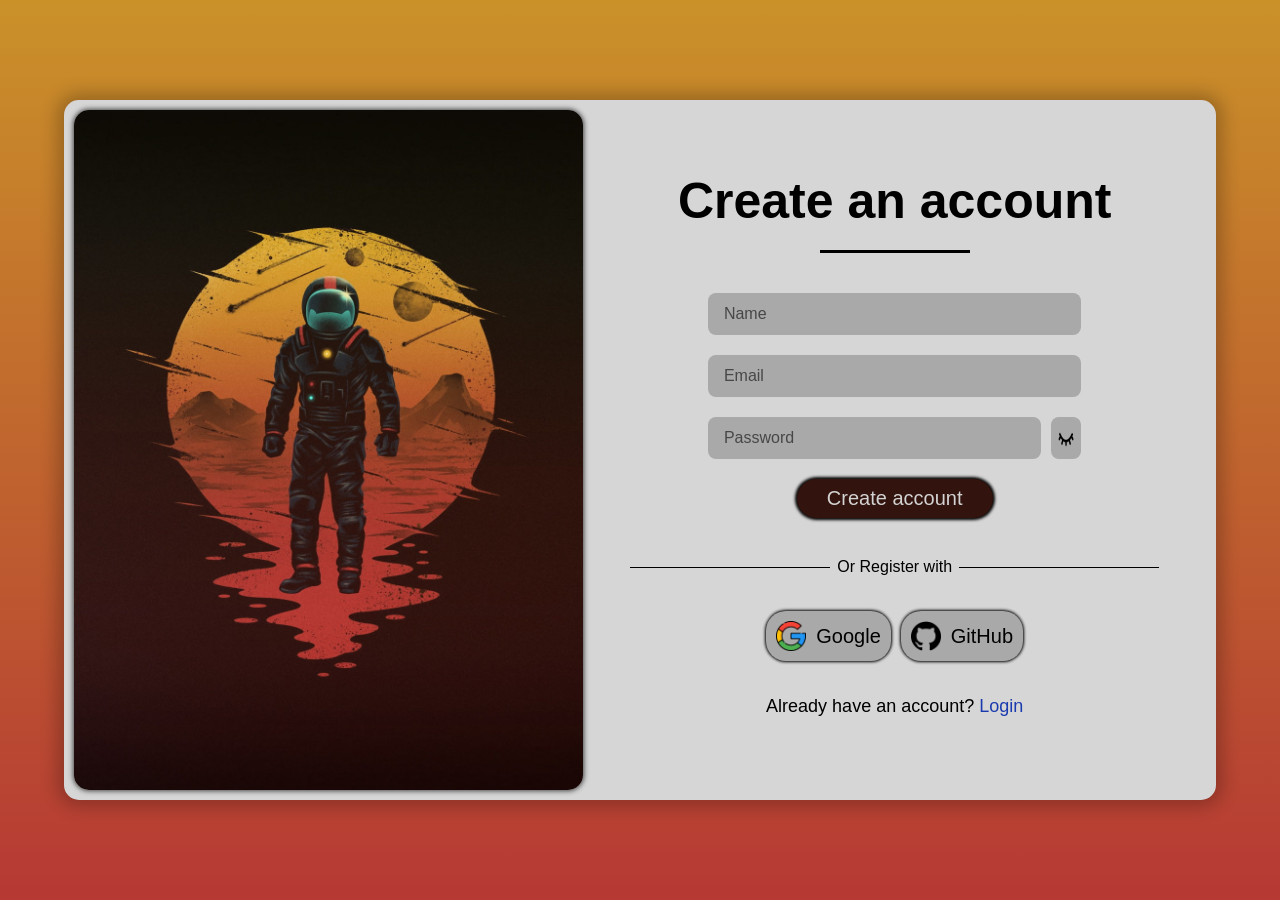
<file: main.html>
<!DOCTYPE html>
<html lang="en">
<head>
    <meta charset="UTF-8">
    <meta name="viewport" content="width=device-width, initial-scale=1.0">
    <link rel="stylesheet" href="Files/style.css">
    <title>LocalStorage-Auth</title>
</head>
<body>

    <!--Total container-->
    <div id="container">
        <img alt="background" id="background" src="Files/wallpaper.jpg" >

        <!--Auth container-->
        <div id="containerAuth">
            <h2>Create an account</h2>

            <hr id="mainDivider">

            <!--Create an account-->
            <input maxlength="20" id="nameInput" placeholder="Name" type="text" class="input">
            <input id="emailInput" placeholder="Email" type="text" class="input">
            <div id="containerInputPassword">
                <input id="inputPassword" placeholder="Password" type="password" class="input">

                <img class="hide eye" id="openEye" src="Files/view.png">
                <img class="eye" id="closeEye" src="Files/close-eye.png">
            </div>

            <button id="buttonCreate">Create account</button>

            <!--Or Register with-->
            <div id="register">
                <hr class="text-divider">
                <p id="text">Or Register with</p>
                <hr class="text-divider">
            </div>

            <div class="containerButtonsRegister">
                <button class="buttonsRegister"><img class="social-icon" src="Files/google-symbol.png">Google</button>
                <button class="buttonsRegister"><img class="social-icon" src="Files/github.png">GitHub</button>
            </div>
            
            <p id="question-login">Already have an account? <a href="login/login.html">Login</a></p>
        </div>

    </div>
<script src="Files/script.js"></script>
</body>
</html>
</file>
<file: Files/style.css>
/* ==========================================
   Global Reset
   ========================================== */
* {
    padding: 0;
    margin: 0;
    box-sizing: border-box;
    font-family: Arial, Helvetica, sans-serif;
}


/* ==========================================
   Body
   ========================================== */
body {
    display: flex;
    justify-content: center;
    align-items: center;
    height: 100vh;
    background: linear-gradient(180deg, #ca9129 0%, #b63934 100%);
}


/* ==========================================
   Main Container
   ========================================== */
#container {
    width: 1400px;
    max-width: 90%;
    height: 700px;
    padding: 10px;
    display: flex;
    overflow: hidden;
    border-radius: 15px;
    background-color: rgb(215, 214, 214);
    box-shadow: 0 0 17px 7px rgba(0, 0, 0, 0.231);
}


/* ==========================================
   Background Image
   ========================================== */
#background {
    width: 45%;
    border-radius: 15px;
    object-fit: cover;
    box-shadow: 0 0 5px 1px #000000ad;
}


/* ==========================================
   Auth Container
   ========================================== */
#containerAuth {
    width: 55%;
    display: flex;
    flex-direction: column;
    align-items: center;
}

h2 {
    font-size: 50px;
    margin-top: 10%;
    text-align: center;
}

#mainDivider {
    width: 150px;
    height: 3px;
    border: none;
    margin-top: 20px;
    margin-bottom: 40px;
    background-color: rgb(0, 0, 0);
}


/* ==========================================
   Inputs
   ========================================== */
.input {
    width: 60%;
    padding: 12px 16px;
    margin-bottom: 20px;
    font-size: 16px;
    border: none;
    border-radius: 8px;
    outline: none;
    background-color: #a9a9a9;
    color: #000000;
    transition: background-color 0.3s;
}

.input::placeholder {
    color: #474747;
}

.input:focus {
    background-color: #ebebeb;
    outline: 2px solid black;
}


/* ==========================================
   Password Input
   ========================================== */
#containerInputPassword {
    width: 60%;
    display: flex;
    justify-content: center;
}

#inputPassword {
    width: 100%;
    margin-bottom: 0;
}

.eye {
    width: 30px;
    height: 100%;
    padding: 6px;
    margin-left: 10px;
    border-radius: 8px;
    cursor: pointer;
    background-color: #a9a9a9;
    transition: background-color 0.3s;
}

.hide {
    display: none;
}


/* ==========================================
   Create Button
   ========================================== */
#buttonCreate {
    margin-top: 20px;
    padding: 8px 30px;
    font-size: 20px;
    border: none;
    border-radius: 20px;
    cursor: pointer;
    color: #d3d3d3;
    background-color: #32130d;
    box-shadow: 0 0 3px 2px black;
    transition: 0.3s;
}

#buttonCreate:active {
    box-shadow: 0 0 3px 0.5px black;
}


/* ==========================================
   Divider with Text
   ========================================== */
#register {
    display: flex;
    flex-direction: row;
    align-items: center;
    justify-content: center;
    margin-top: 40px;
    max-width: 90%;
    white-space: nowrap;
}

.text-divider {
    width: 200px;
    height: 1px;
    border: none;
    background-color: rgb(0, 0, 0);
}

#text {
    margin: 0 7px;
    font-size: 16px;
}


/* ==========================================
   Social Login Buttons
   ========================================== */
.containerButtonsRegister {
    display: flex;
    align-items: center;
    margin-top: 30px;
}

.buttonsRegister {
    display: flex;
    align-items: center;
    margin: 5px;
    padding: 10px;
    font-size: 20px;
    border: none;
    border-radius: 20px;
    cursor: pointer;
    color: black;
    background-color: #a9a9a9;
    box-shadow: 0 0 3px 1px black;
    transition: 30ms;
}

.buttonsRegister:active {
    background-color: rgb(155, 155, 155);
    box-shadow: 0 0 3px 0.5px black;
}

.social-icon {
    width: 30px;
    margin-right: 10px;
}


/* ==========================================
   Login Link
   ========================================== */
#question-login {
    margin-top: 30px;
    font-size: 18px;
}

a {
    color: #1a3baf;
    text-decoration: none;
}

a:hover {
    border-bottom: 1px solid black;
}


/* ==========================================
   Responsive — Width
   ========================================== */
@media screen and (max-width: 950px) {
    h2                { font-size: 40px; }
    #buttonCreate     { font-size: 18px; padding: 7px 20px; }
    #text             { font-size: 12px; }
    .social-icon      { width: 20px; }
    .buttonsRegister  { font-size: 15px; }
    #question-login   { font-size: 15px; }
}

@media screen and (max-width: 800px) {
    h2                { font-size: 30px; }
    #buttonCreate     { font-size: 17px; padding: 6px 16px; }
    #text             { font-size: 10px; }
    .social-icon      { width: 17px; }
    .buttonsRegister  { font-size: 13px; }
    #question-login   { font-size: 13px; }
}

@media screen and (max-width: 600px) {
    h2                { font-size: 25px; }
    .input            { width: 80%; margin-bottom: 15px; padding: 10px 13px; font-size: 13px; }
    #containerInputPassword { width: 80%; }
    #buttonCreate     { font-size: 15px; padding: 5px 13px; }
    #text             { font-size: 8px; }
    .social-icon      { width: 15px; }
    .buttonsRegister  { font-size: 11px; }
    #question-login   { font-size: 11px; }
}

@media screen and (max-width: 500px) {
    #container        { flex-direction: column; align-items: center; width: 100%; height: 100%; border-radius: 0; box-shadow: none; }
    #background       { width: 80%; height: 35%; }
    #containerAuth    { width: 90%; }
    h2                { font-size: 30px; }
    #buttonCreate     { font-size: 18px; padding: 7px 20px; }
    #text             { font-size: 12px; }
    .social-icon      { width: 20px; }
    .buttonsRegister  { font-size: 15px; }
    #question-login   { font-size: 15px; }
}


/* ==========================================
   Responsive — Height
   ========================================== */
@media screen and (max-height: 835px) and (max-width: 500px) {
    #background { display: none; }
}

@media screen and (max-height: 740px) {
    #container  { height: 100%; border-radius: 0; }
}

@media screen and (max-height: 615px) {
    h2               { font-size: 20px; }
    #buttonCreate    { font-size: 12px; padding: 5px 14px; }
    #text            { font-size: 9px; }
    .social-icon     { width: 15px; }
    .buttonsRegister { font-size: 13px; }
    #question-login  { font-size: 13px; }
}
</file>
